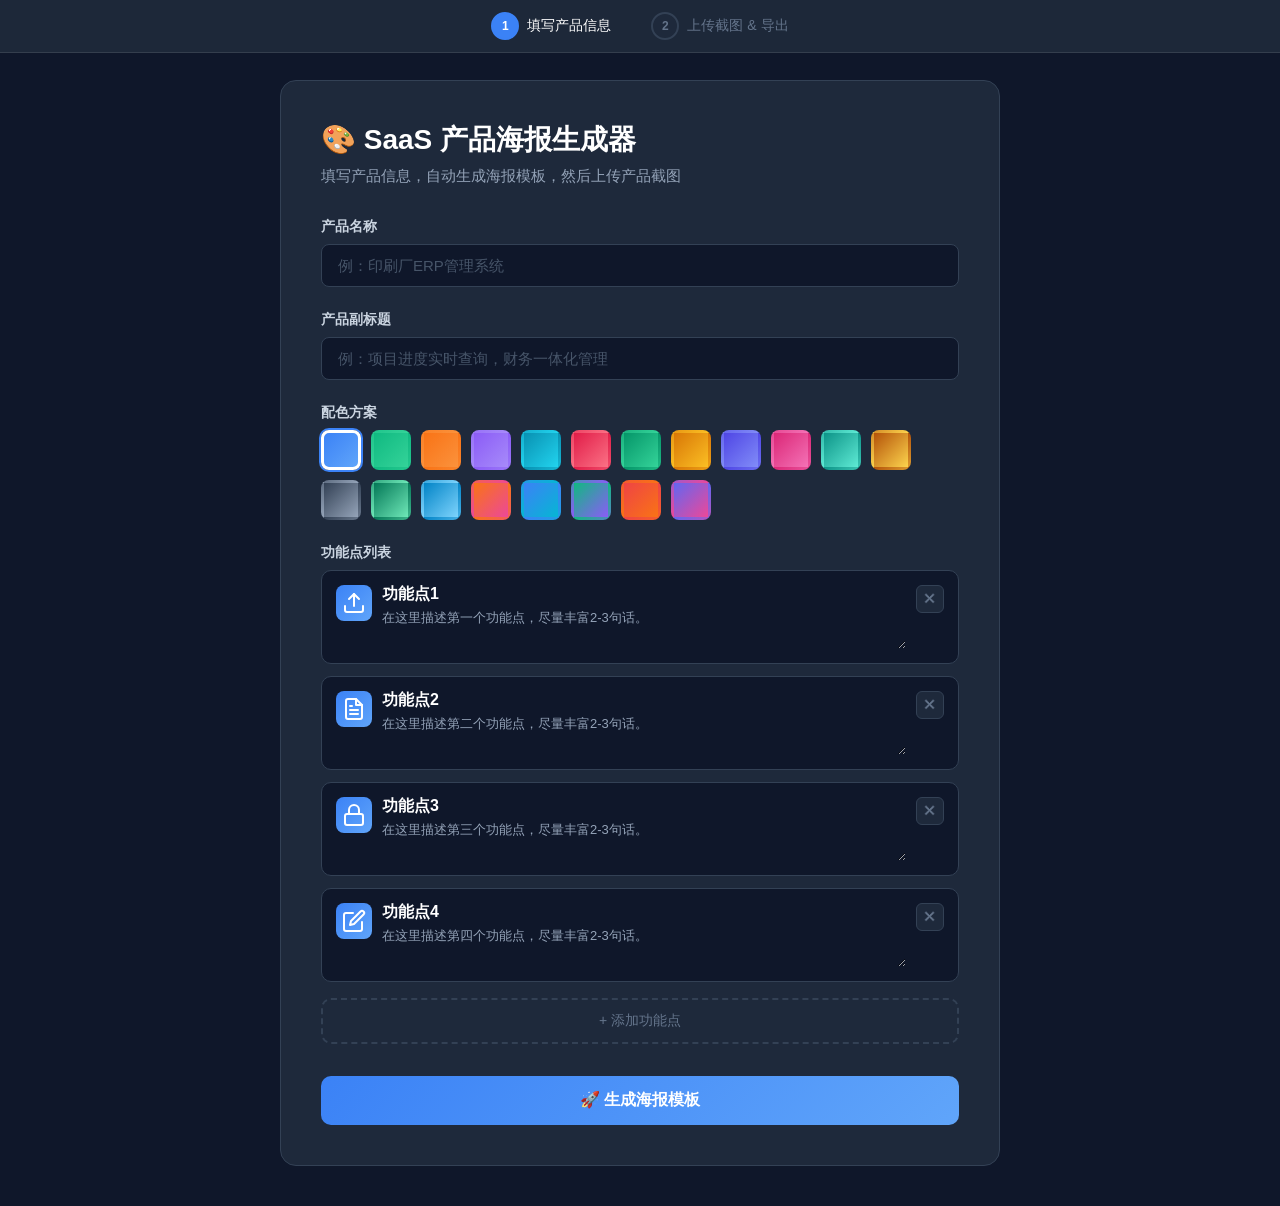
<file: poster.html>
<!DOCTYPE html>
<html lang="zh-CN">
<head>
    <meta charset="UTF-8">
    <meta name="viewport" content="width=device-width, initial-scale=1.0">
    <title>SaaS 产品海报生成器</title>
    <script src="vendor/html2canvas.min.js"></script>
    <style>
        * { margin:0; padding:0; box-sizing: border-box; }
        body {
            font-family: -apple-system, BlinkMacSystemFont, 'Segoe UI', 'PingFang SC', 'Microsoft YaHei', sans-serif;
            background: #0F172A;
            min-height: 100vh;
        }

        /* 步骤导航 */
        .steps-nav {
            position: fixed; top:0; left:0; right:0;
            background: rgba(30,41,59,0.98);
            backdrop-filter: blur(10px);
            padding: 12px 24px;
            display: flex; align-items: center; justify-content: center; gap: 40px;
            z-index: 1000;
            border-bottom: 1px solid rgba(255,255,255,0.1);
        }
        .step-item {
            display: flex; align-items: center; gap: 8px;
            color: #64748B; font-size: 14px; font-weight: 500;
            cursor: pointer; transition: all 0.2s;
        }
        .step-item.active { color: #fff; }
        .step-item.done { color: #10B981; }
        .step-num {
            width: 28px; height: 28px; border-radius: 50%;
            background: #1E293B; border: 2px solid #334155;
            display: flex; align-items: center; justify-content: center;
            font-size: 12px; font-weight: 700;
        }
        .step-item.active .step-num {
            background: #3B82F6; border-color: #3B82F6; color: #fff;
        }
        .step-item.done .step-num {
            background: #10B981; border-color: #10B981; color: #fff;
        }

        /* 页面容器 */
        .step-page {
            display: none;
            padding: 80px 20px 40px;
            min-height: 100vh;
        }
        .step-page.active { display: block; }

        /* 第一步：输入产品信息 */
        .input-container {
            max-width: 720px;
            margin: 0 auto;
            background: #1E293B;
            border-radius: 16px;
            padding: 40px;
            border: 1px solid #334155;
        }
        .input-title {
            font-size: 28px;
            font-weight: 800;
            color: #fff;
            margin-bottom: 8px;
        }
        .input-subtitle {
            font-size: 15px;
            color: #94A3B8;
            margin-bottom: 32px;
        }
        .form-group {
            margin-bottom: 24px;
        }
        .form-label {
            display: block;
            font-size: 14px;
            font-weight: 600;
            color: #CBD5E1;
            margin-bottom: 8px;
        }
        .form-input {
            width: 100%;
            padding: 12px 16px;
            background: #0F172A;
            border: 1px solid #334155;
            border-radius: 8px;
            color: #fff;
            font-size: 15px;
            font-family: inherit;
            transition: border-color 0.2s;
        }
        .form-input:focus {
            outline: none;
            border-color: #3B82F6;
        }
        .form-input::placeholder { color: #475569; }
        textarea.form-input {
            min-height: 100px;
            resize: vertical;
        }

        /* 功能点列表 */
        .features-list {
            display: flex;
            flex-direction: column;
            gap: 12px;
            margin-bottom: 16px;
        }
        .feature-item {
            display: flex;
            gap: 10px;
            align-items: flex-start;
            background: #0F172A;
            border: 1px solid #334155;
            border-radius: 10px;
            padding: 14px;
        }
        .feature-item .form-input {
            background: transparent;
            border: none;
            padding: 0;
        }
        .feature-item .form-input:focus {
            outline: none;
            border: none;
        }
        .feature-emoji {
            width: 36px; height: 36px; border-radius: 8px;
            background: linear-gradient(135deg, #3B82F6, #60A5FA);
            display: flex; align-items: center; justify-content: center;
            font-size: 16px; flex-shrink: 0; cursor: pointer;
        }
        .feature-fields { flex: 1; display: flex; flex-direction: column; gap: 6px; }
        .feature-name-input {
            font-weight: 600 !important;
            font-size: 16px !important;
        }
        .feature-desc-input {
            font-size: 13px !important;
            color: #94A3B8 !important;
            min-height: 40px !important;
        }
        .feature-del {
            width: 28px; height: 28px; border-radius: 6px;
            background: #1E293B; border: 1px solid #334155;
            color: #64748B; font-size: 14px;
            cursor: pointer; display: flex; align-items: center; justify-content: center;
            flex-shrink: 0; transition: all 0.2s;
        }
        .feature-del:hover {
            background: #EF4444; border-color: #EF4444; color: #fff;
        }

        .btn-add-feature {
            width: 100%;
            padding: 12px;
            background: transparent;
            border: 2px dashed #334155;
            border-radius: 10px;
            color: #64748B;
            font-size: 14px;
            font-weight: 500;
            cursor: pointer;
            transition: all 0.2s;
            font-family: inherit;
        }
        .btn-add-feature:hover {
            border-color: #3B82F6;
            color: #3B82F6;
        }

        .btn-generate {
            width: 100%;
            padding: 14px;
            background: linear-gradient(135deg, #3B82F6 0%, #60A5FA 100%);
            color: #fff;
            border: none;
            border-radius: 10px;
            font-size: 16px;
            font-weight: 600;
            cursor: pointer;
            transition: all 0.2s;
            font-family: inherit;
            margin-top: 8px;
        }
        .btn-generate:hover {
            transform: translateY(-1px);
            box-shadow: 0 4px 16px rgba(59,130,246,0.4);
        }

        /* 第二步：海报编辑 */
        .poster-toolbar {
            position: fixed; top:0; left:0; right:0;
            background: rgba(30,41,59,0.98);
            backdrop-filter: blur(10px);
            padding: 12px 24px;
            display: flex; align-items: center; justify-content: space-between;
            z-index: 1000;
            border-bottom: 1px solid rgba(255,255,255,0.1);
        }
        .poster-toolbar-left {
            display: flex; align-items: center; gap: 16px;
        }
        .btn-back {
            padding: 6px 14px;
            background: #1E293B;
            border: 1px solid #334155;
            border-radius: 6px;
            color: #CBD5E1;
            font-size: 13px;
            cursor: pointer;
            font-family: inherit;
            transition: all 0.2s;
        }
        .btn-back:hover {
            border-color: #3B82F6;
            color: #fff;
        }
        .poster-toolbar-title {
            color: #fff;
            font-size: 15px;
            font-weight: 500;
        }
        .btn-export {
            padding: 8px 20px;
            background: linear-gradient(135deg, #10B981 0%, #34D399 100%);
            color: white; border: none; border-radius: 8px;
            font-size: 14px; font-weight: 500; cursor: pointer; transition: all 0.2s;
            font-family: inherit;
        }
        .btn-export:hover {
            transform: translateY(-1px);
            box-shadow: 0 4px 12px rgba(16,185,129,0.4);
        }

        #pages-container {
            padding: 70px 20px 40px;
        }

        /* 海报页面样式 */
        .page {
            width: 1080px; height: 1440px;
            margin: 0 auto 40px;
            background: linear-gradient(180deg, #EFF6FF 0%, #F8FAFC 100%);
            border-radius: 16px;
            box-shadow: 0 20px 60px rgba(0,0,0,0.3);
            display: flex; flex-direction: column;
            overflow: hidden; position: relative;
        }
        .header { padding: 36px 30px 12px; text-align: center; flex-shrink: 0; }
        .title-main {
            font-size: 52px; font-weight: 900; color: #1E3A5F;
            line-height: 1.25; margin-bottom: 8px; letter-spacing: 1px;
        }
        .title-main .highlight { color: #3B82F6; }
        .title-divider {
            width: 60px; height: 4px;
            background: linear-gradient(90deg, #3B82F6, #60A5FA);
            border-radius: 2px; margin: 18px auto 0;
        }
        .page-header-bar { padding: 36px 30px 8px; display: flex; align-items: center; gap: 14px; flex-shrink: 0; }
        .page-header-dot {
            width: 10px; height: 10px; border-radius: 50%;
            background: linear-gradient(135deg, #3B82F6, #60A5FA);
        }
        .page-header-label {
            font-size: 18px; color: #3B82F6; font-weight: 600; letter-spacing: 2px;
        }
        .blocks-container {
            flex: 1;
            padding: 10px 30px 30px;
            display: flex; flex-direction: column;
            gap: 14px;
            overflow: hidden;
            justify-content: flex-start;
        }
        .block {
            display: flex; flex-direction: column;
            flex-shrink: 0;
            min-height: 0;
        }
        .function-card {
            background: rgba(255,255,255,0.95);
            border-radius: 16px; padding: 20px 24px;
            box-shadow: 0 4px 16px rgba(0,0,0,0.06), 0 1px 4px rgba(0,0,0,0.04);
            display: flex; gap: 16px; align-items: flex-start;
            flex-shrink: 0; position: relative; overflow: hidden;
            border: 1px solid rgba(0,0,0,0.04);
        }
        .function-card::before {
            content: ''; position: absolute; left:0; top:0; bottom:0;
            width: 4px;
            background: linear-gradient(180deg, #8B5CF6 0%, #EC4899 100%);
            border-radius: 0 4px 4px 0;
        }
        .function-icon {
            width: 52px; height: 52px; border-radius: 14px;
            background: linear-gradient(135deg, #3B82F6 0%, #60A5FA 100%);
            display: flex; align-items: center; justify-content: center;
            color: white; font-size: 24px; flex-shrink: 0;
            box-shadow: 0 4px 12px rgba(59,130,246,0.3);
            position: relative;
        }
        .function-icon::after {
            content: '';
            position: absolute;
            inset: 0;
            border-radius: 14px;
            background: linear-gradient(135deg, rgba(255,255,255,0.2) 0%, transparent 50%);
        }
        .function-content { flex: 1; }
        .function-name { font-size: 22px; font-weight: 700; color: #1E293B; margin-bottom: 6px; letter-spacing: -0.3px; }
        .function-desc { font-size: 16px; color: #64748B; line-height: 1.6; }
        .screenshot-box {
            min-height: 70px;
            border: 2px dashed #60A5FA;
            border-radius: 10px;
            background: rgba(255,255,255,0.75);
            display: flex; flex-direction: column;
            align-items: stretch;
            cursor: pointer;
            transition: border-color 0.25s, background 0.25s;
            margin-top: 10px; overflow: hidden; flex-shrink: 0; position: relative;
        }
        .screenshot-box:hover {
            border-color: #3B82F6;
            background: rgba(255,255,255,0.9);
        }
        .screenshot-box.has-image { border: 2px solid #CBD5E1; background: #fff; }
        .screenshot-box.has-image .placeholder-content { display: none; }
        .placeholder-content {
            display: flex; flex-direction: column;
            align-items: center; justify-content: center;
            padding: 20px; min-height: 70px;
        }
        .placeholder-icon { font-size: 32px; color: #60A5FA; }
        .placeholder-text { font-size: 16px; color: #94A3B8; }
        .screenshot-multi {
            display: none; width: 100%;
            flex-direction: column; gap: 10px; padding: 10px;
        }
        .screenshot-box.has-image .screenshot-multi { display: flex; }
        .screenshot-multi .img-wrapper + .img-wrapper { margin-top: 10px; }
        .img-wrapper {
            width: 100%; display: flex; align-items: center; justify-content: center;
            background: rgba(255,255,255,0.5); border-radius: 8px;
            overflow: hidden; position: relative;
        }
        .img-wrapper img { width: 100%; height: auto; display: block; border-radius: 4px; }
        .img-add-btn {
            position: absolute; top: 8px; right: 8px;
            width: 32px; height: 32px; border-radius: 50%;
            background: linear-gradient(135deg, #3B82F6 0%, #60A5FA 100%);
            color: white; border: none; font-size: 18px;
            cursor: pointer; display: none; align-items: center; justify-content: center;
            box-shadow: 0 2px 8px rgba(59,130,246,0.4); z-index: 10;
        }
        .img-wrapper:hover .img-add-btn { display: flex; }
        .exporting .img-add-btn { display: none !important; }
        .img-del-btn {
            position: absolute; top: 8px; right: 48px;
            width: 32px; height: 32px; border-radius: 50%;
            background: linear-gradient(135deg, #EF4444 0%, #F87171 100%);
            color: white; border: none; font-size: 18px;
            cursor: pointer; display: none; align-items: center; justify-content: center;
            box-shadow: 0 2px 8px rgba(239,68,68,0.4); z-index: 10;
        }
        .img-wrapper:hover .img-del-btn { display: flex; }
        .exporting .img-del-btn { display: none !important; }
        input[type="file"] { display: none; }
        .toast {
            position: fixed; bottom: 40px; left: 50%; transform: translateX(-50%);
            background: rgba(30,41,59,0.95); color: white;
            padding: 12px 24px; border-radius: 8px; font-size: 14px;
            z-index: 1001; opacity: 0; transition: opacity 0.3s; pointer-events: none;
        }
        .toast.show { opacity: 1; }
        #measure-zone { position: absolute; left: -9999px; top: 0; width: 1020px; visibility: hidden; }

        /* 配色选择 */
        .color-options {
            display: flex; gap: 10px; flex-wrap: wrap;
        }
        .color-option {
            width: 40px; height: 40px; border-radius: 8px;
            cursor: pointer; border: 3px solid transparent;
            transition: all 0.2s;
        }
        .color-option:hover { transform: scale(1.1); }
        .color-option.selected { border-color: #fff; box-shadow: 0 0 0 2px #3B82F6; }
    </style>
</head>
<body>
    <!-- 步骤导航 -->
    <div class="steps-nav" id="stepsNav">
        <div class="step-item active" data-step="1">
            <div class="step-num">1</div>
            <span>填写产品信息</span>
        </div>
        <div class="step-item" data-step="2">
            <div class="step-num">2</div>
            <span>上传截图 & 导出</span>
        </div>
    </div>

    <!-- 第一步：输入产品信息 -->
    <div class="step-page active" id="step1">
        <div class="input-container">
            <div class="input-title">🎨 SaaS 产品海报生成器</div>
            <div class="input-subtitle">填写产品信息，自动生成海报模板，然后上传产品截图</div>

            <div class="form-group">
                <label class="form-label">产品名称</label>
                <input type="text" class="form-input" id="productName" placeholder="例：印刷厂ERP管理系统" value="">
            </div>

            <div class="form-group">
                <label class="form-label">产品副标题</label>
                <input type="text" class="form-input" id="productSubtitle" placeholder="例：项目进度实时查询，财务一体化管理" value="">
            </div>

            <div class="form-group">
                <label class="form-label">配色方案</label>
                <div class="color-options" id="colorOptions">
                    <div class="color-option selected" data-color="blue" style="background:linear-gradient(135deg,#3B82F6,#60A5FA);" title="科技蓝"></div>
                    <div class="color-option" data-color="green" style="background:linear-gradient(135deg,#10B981,#34D399);" title="清新绿"></div>
                    <div class="color-option" data-color="orange" style="background:linear-gradient(135deg,#F97316,#FB923C);" title="活力橙"></div>
                    <div class="color-option" data-color="purple" style="background:linear-gradient(135deg,#8B5CF6,#A78BFA);" title="专业紫"></div>
                    <div class="color-option" data-color="cyan" style="background:linear-gradient(135deg,#0891B2,#22D3EE);" title="沉稳青"></div>
                    <div class="color-option" data-color="rose" style="background:linear-gradient(135deg,#E11D48,#FB7185);" title="玫瑰红"></div>
                    <div class="color-option" data-color="forest" style="background:linear-gradient(135deg,#059669,#34D399);" title="森林绿"></div>
                    <div class="color-option" data-color="gold" style="background:linear-gradient(135deg,#D97706,#FBBF24);" title="日落金"></div>
                    <div class="color-option" data-color="indigo" style="background:linear-gradient(135deg,#4F46E5,#818CF8);" title="靛蓝"></div>
                    <div class="color-option" data-color="pink" style="background:linear-gradient(135deg,#DB2777,#F472B6);" title="樱花粉"></div>
                    <div class="color-option" data-color="teal" style="background:linear-gradient(135deg,#0D9488,#5EEAD4);" title="碧玉青"></div>
                    <div class="color-option" data-color="amber" style="background:linear-gradient(135deg,#B45309,#FCD34D);" title="琥珀黄"></div>
                    <div class="color-option" data-color="slate" style="background:linear-gradient(135deg,#334155,#94A3B8);" title="石板灰"></div>
                    <div class="color-option" data-color="emerald" style="background:linear-gradient(135deg,#047857,#6EE7B7);" title="翡翠绿"></div>
                    <div class="color-option" data-color="sky" style="background:linear-gradient(135deg,#0284C7,#7DD3FC);" title="天空蓝"></div>
                    <div class="color-option" data-color="grad-sunset" style="background:linear-gradient(135deg,#F97316,#EC4899);" title="日落渐变"></div>
                    <div class="color-option" data-color="grad-ocean" style="background:linear-gradient(135deg,#3B82F6,#06B6D4);" title="海洋渐变"></div>
                    <div class="color-option" data-color="grad-aurora" style="background:linear-gradient(135deg,#10B981,#8B5CF6);" title="极光渐变"></div>
                    <div class="color-option" data-color="grad-fire" style="background:linear-gradient(135deg,#EF4444,#F97316);" title="烈焰渐变"></div>
                    <div class="color-option" data-color="grad-galaxy" style="background:linear-gradient(135deg,#6366F1,#EC4899);" title="银河渐变"></div>
                </div>
            </div>

            <div class="form-group">
                <label class="form-label">功能点列表</label>
                <div class="features-list" id="featuresList">
                    <!-- 动态生成 -->
                </div>
                <button class="btn-add-feature" onclick="addFeature()">+ 添加功能点</button>
            </div>

            <button class="btn-generate" onclick="goToStep2()">🚀 生成海报模板</button>
        </div>
    </div>

    <!-- 第二步：海报编辑 -->
    <div class="step-page" id="step2">
        <div class="poster-toolbar">
            <div class="poster-toolbar-left">
                <button class="btn-back" onclick="goToStep1()">← 返回修改</button>
                <div class="poster-toolbar-title" id="posterTitle">海报编辑</div>
            </div>
            <button class="btn-export" onclick="startExport()">📥 导出成品图</button>
        </div>
        <div id="pages-container"></div>
    </div>

    <div class="toast" id="toast"></div>
    <div id="measure-zone"></div>

    <script>
        // ============================================================
        // 数据
        // ============================================================
        var ICONS_SVG = [
            '<svg width="24" height="24" viewBox="0 0 24 24" fill="none" stroke="white" stroke-width="2" stroke-linecap="round" stroke-linejoin="round"><path d="M21 15v4a2 2 0 0 1-2 2H5a2 2 0 0 1-2-2v-4"/><polyline points="17 8 12 3 7 8"/><line x1="12" y1="3" x2="12" y2="15"/></svg>',
            '<svg width="24" height="24" viewBox="0 0 24 24" fill="none" stroke="white" stroke-width="2" stroke-linecap="round" stroke-linejoin="round"><path d="M14 2H6a2 2 0 0 0-2 2v16a2 2 0 0 0 2 2h12a2 2 0 0 0 2-2V8z"/><polyline points="14 2 14 8 20 8"/><line x1="16" y1="13" x2="8" y2="13"/><line x1="16" y1="17" x2="8" y2="17"/><polyline points="10 9 9 9 8 9"/></svg>',
            '<svg width="24" height="24" viewBox="0 0 24 24" fill="none" stroke="white" stroke-width="2" stroke-linecap="round" stroke-linejoin="round"><rect x="3" y="11" width="18" height="11" rx="2" ry="2"/><path d="M7 11V7a5 5 0 0 1 10 0v4"/></svg>',
            '<svg width="24" height="24" viewBox="0 0 24 24" fill="none" stroke="white" stroke-width="2" stroke-linecap="round" stroke-linejoin="round"><path d="M11 4H4a2 2 0 0 0-2 2v14a2 2 0 0 0 2 2h14a2 2 0 0 0 2-2v-7"/><path d="M18.5 2.5a2.121 2.121 0 0 1 3 3L12 15l-4 1 1-4 9.5-9.5z"/></svg>',
            '<svg width="24" height="24" viewBox="0 0 24 24" fill="none" stroke="white" stroke-width="2" stroke-linecap="round" stroke-linejoin="round"><line x1="12" y1="1" x2="12" y2="23"/><path d="M17 5H9.5a3.5 3.5 0 0 0 0 7h5a3.5 3.5 0 0 1 0 7H6"/></svg>',
            '<svg width="24" height="24" viewBox="0 0 24 24" fill="none" stroke="white" stroke-width="2" stroke-linecap="round" stroke-linejoin="round"><path d="M21 16V8a2 2 0 0 0-1-1.73l-7-4a2 2 0 0 0-2 0l-7 4A2 2 0 0 0 3 8v8a2 2 0 0 0 1 1.73l7 4a2 2 0 0 0 2 0l7-4A2 2 0 0 0 21 16z"/><polyline points="3.27 6.96 12 12.01 20.73 6.96"/><line x1="12" y1="22.08" x2="12" y2="12"/></svg>',
            '<svg width="24" height="24" viewBox="0 0 24 24" fill="none" stroke="white" stroke-width="2" stroke-linecap="round" stroke-linejoin="round"><path d="M2 3h6a4 4 0 0 1 4 4v14a3 3 0 0 0-3-3H2z"/><path d="M22 3h-6a4 4 0 0 0-4 4v14a3 3 0 0 1 3-3h7z"/></svg>',
            '<svg width="24" height="24" viewBox="0 0 24 24" fill="none" stroke="white" stroke-width="2" stroke-linecap="round" stroke-linejoin="round"><polyline points="23 4 23 10 17 10"/><polyline points="1 20 1 14 7 14"/><path d="M3.51 9a9 9 0 0 1 14.85-3.36L23 10M1 14l4.64 4.36A9 9 0 0 0 20.49 15"/></svg>',
            '<svg width="24" height="24" viewBox="0 0 24 24" fill="none" stroke="white" stroke-width="2" stroke-linecap="round" stroke-linejoin="round"><polygon points="13 2 3 14 12 14 11 22 21 10 12 10 13 2"/></svg>',
            '<svg width="24" height="24" viewBox="0 0 24 24" fill="none" stroke="white" stroke-width="2" stroke-linecap="round" stroke-linejoin="round"><path d="M18 8A6 6 0 0 0 6 8c0 7-3 9-3 9h18s-3-2-3-9"/><path d="M13.73 21a2 2 0 0 1-3.46 0"/></svg>',
            '<svg width="24" height="24" viewBox="0 0 24 24" fill="none" stroke="white" stroke-width="2" stroke-linecap="round" stroke-linejoin="round"><path d="M17 21v-2a4 4 0 0 0-4-4H5a4 4 0 0 0-4 4v2"/><circle cx="9" cy="7" r="4"/><path d="M23 21v-2a4 4 0 0 0-3-3.87"/><path d="M16 3.13a4 4 0 0 1 0 7.75"/></svg>',
            '<svg width="24" height="24" viewBox="0 0 24 24" fill="none" stroke="white" stroke-width="2" stroke-linecap="round" stroke-linejoin="round"><line x1="18" y1="20" x2="18" y2="10"/><line x1="12" y1="20" x2="12" y2="4"/><line x1="6" y1="20" x2="6" y2="14"/></svg>',
            '<svg width="24" height="24" viewBox="0 0 24 24" fill="none" stroke="white" stroke-width="2" stroke-linecap="round" stroke-linejoin="round"><rect x="2" y="3" width="20" height="14" rx="2" ry="2"/><line x1="8" y1="21" x2="16" y2="21"/><line x1="12" y1="17" x2="12" y2="21"/></svg>',
            '<svg width="24" height="24" viewBox="0 0 24 24" fill="none" stroke="white" stroke-width="2" stroke-linecap="round" stroke-linejoin="round"><circle cx="12" cy="12" r="10"/><circle cx="12" cy="12" r="6"/><circle cx="12" cy="12" r="2"/></svg>'
        ];
        var ICONS = ICONS_SVG;

        var COLOR_SCHEMES = {
            blue: { primary: '#3B82F6', light: '#60A5FA', bgStart: '#EFF6FF', accent: 'linear-gradient(180deg, #8B5CF6 0%, #EC4899 100%)' },
            green: { primary: '#10B981', light: '#34D399', bgStart: '#ECFDF5', accent: 'linear-gradient(180deg, #EF4444 0%, #F97316 100%)' },
            orange: { primary: '#F97316', light: '#FB923C', bgStart: '#FFF7ED', accent: 'linear-gradient(180deg, #DC2626 0%, #F97316 100%)' },
            purple: { primary: '#8B5CF6', light: '#A78BFA', bgStart: '#F5F3FF', accent: 'linear-gradient(180deg, #EC4899 0%, #8B5CF6 100%)' },
            cyan: { primary: '#0891B2', light: '#22D3EE', bgStart: '#ECFEFF', accent: 'linear-gradient(180deg, #06B6D4 0%, #3B82F6 100%)' },
            rose: { primary: '#E11D48', light: '#FB7185', bgStart: '#FFF1F2', accent: 'linear-gradient(180deg, #BE123C 0%, #E11D48 100%)' },
            forest: { primary: '#059669', light: '#34D399', bgStart: '#ECFDF5', accent: 'linear-gradient(180deg, #047857 0%, #10B981 100%)' },
            gold: { primary: '#D97706', light: '#FBBF24', bgStart: '#FFFBEB', accent: 'linear-gradient(180deg, #B45309 0%, #F59E0B 100%)' },
            indigo: { primary: '#4F46E5', light: '#818CF8', bgStart: '#EEF2FF', accent: 'linear-gradient(180deg, #7C3AED 0%, #4F46E5 100%)' },
            pink: { primary: '#DB2777', light: '#F472B6', bgStart: '#FDF2F8', accent: 'linear-gradient(180deg, #BE185D 0%, #DB2777 100%)' },
            teal: { primary: '#0D9488', light: '#5EEAD4', bgStart: '#F0FDFA', accent: 'linear-gradient(180deg, #0F766E 0%, #0D9488 100%)' },
            amber: { primary: '#B45309', light: '#FCD34D', bgStart: '#FFFBEB', accent: 'linear-gradient(180deg, #92400E 0%, #B45309 100%)' },
            slate: { primary: '#334155', light: '#94A3B8', bgStart: '#F8FAFC', accent: 'linear-gradient(180deg, #1E293B 0%, #334155 100%)' },
            emerald: { primary: '#047857', light: '#6EE7B7', bgStart: '#ECFDF5', accent: 'linear-gradient(180deg, #065F46 0%, #047857 100%)' },
            sky: { primary: '#0284C7', light: '#7DD3FC', bgStart: '#F0F9FF', accent: 'linear-gradient(180deg, #0369A1 0%, #0284C7 100%)' },
            'grad-sunset': { primary: '#F97316', light: '#EC4899', bgStart: '#FFF7ED', accent: 'linear-gradient(180deg, #F97316 0%, #EC4899 100%)', gradient: 'linear-gradient(135deg, #F97316 0%, #EC4899 100%)' },
            'grad-ocean': { primary: '#3B82F6', light: '#06B6D4', bgStart: '#EFF6FF', accent: 'linear-gradient(180deg, #3B82F6 0%, #06B6D4 100%)', gradient: 'linear-gradient(135deg, #3B82F6 0%, #06B6D4 100%)' },
            'grad-aurora': { primary: '#10B981', light: '#8B5CF6', bgStart: '#ECFDF5', accent: 'linear-gradient(180deg, #10B981 0%, #8B5CF6 100%)', gradient: 'linear-gradient(135deg, #10B981 0%, #8B5CF6 100%)' },
            'grad-fire': { primary: '#EF4444', light: '#F97316', bgStart: '#FEF2F2', accent: 'linear-gradient(180deg, #EF4444 0%, #F97316 100%)', gradient: 'linear-gradient(135deg, #EF4444 0%, #F97316 100%)' },
            'grad-galaxy': { primary: '#6366F1', light: '#EC4899', bgStart: '#EEF2FF', accent: 'linear-gradient(180deg, #6366F1 0%, #EC4899 100%)', gradient: 'linear-gradient(135deg, #6366F1 0%, #EC4899 100%)' }
        };

        var currentColor = 'blue';
        var features = [];
        var blockImages = {};
        var MAX_IMG_BREAK = 2;
        var PAGE_H = 1440;
        var FUNCTIONS = [];

        // ============================================================
        // 初始化
        // ============================================================
        window.addEventListener('DOMContentLoaded', function() {
            // 默认4个功能点
            addFeature('功能点1', '在这里描述第一个功能点，尽量丰富2-3句话。');
            addFeature('功能点2', '在这里描述第二个功能点，尽量丰富2-3句话。');
            addFeature('功能点3', '在这里描述第三个功能点，尽量丰富2-3句话。');
            addFeature('功能点4', '在这里描述第四个功能点，尽量丰富2-3句话。');

            // 配色选择
            document.querySelectorAll('.color-option').forEach(function(el) {
                el.addEventListener('click', function() {
                    document.querySelectorAll('.color-option').forEach(function(e) { e.classList.remove('selected'); });
                    el.classList.add('selected');
                    currentColor = el.dataset.color;
                });
            });
        });

        // ============================================================
        // 功能点管理
        // ============================================================
        function addFeature(name, desc) {
            name = name || '';
            desc = desc || '';
            var idx = features.length;
            features.push({ title: name, desc: desc });
            var list = document.getElementById('featuresList');
            var item = document.createElement('div');
            item.className = 'feature-item';
            item.dataset.idx = idx;
            item.innerHTML =
                '<div class="feature-emoji">' + (ICONS[idx] || '📌') + '</div>' +
                '<div class="feature-fields">' +
                    '<input type="text" class="form-input feature-name-input" placeholder="功能名称" value="' + esc(name) + '" onchange="updateFeature(' + idx + ',\'title\',this.value)">' +
                    '<textarea class="form-input feature-desc-input" placeholder="功能描述（2-3句话）" onchange="updateFeature(' + idx + ',\'desc\',this.value)">' + esc(desc) + '</textarea>' +
                '</div>' +
                '<button class="feature-del" onclick="removeFeature(' + idx + ')">✕</button>';
            list.appendChild(item);
        }

        function updateFeature(idx, field, value) {
            if (features[idx]) {
                features[idx][field] = value;
            }
        }

        function removeFeature(idx) {
            features.splice(idx, 1);
            renderFeaturesList();
        }

        function renderFeaturesList() {
            var list = document.getElementById('featuresList');
            list.innerHTML = '';
            features.forEach(function(f, i) {
                var item = document.createElement('div');
                item.className = 'feature-item';
                item.dataset.idx = i;
                item.innerHTML =
                    '<div class="feature-emoji">' + (ICONS[i] || '📌') + '</div>' +
                    '<div class="feature-fields">' +
                        '<input type="text" class="form-input feature-name-input" placeholder="功能名称" value="' + esc(f.title) + '" onchange="updateFeature(' + i + ',\'title\',this.value)">' +
                        '<textarea class="form-input feature-desc-input" placeholder="功能描述（2-3句话）" onchange="updateFeature(' + i + ',\'desc\',this.value)">' + esc(f.desc) + '</textarea>' +
                    '</div>' +
                    '<button class="feature-del" onclick="removeFeature(' + i + ')">✕</button>';
                list.appendChild(item);
            });
        }

        // ============================================================
        // 步骤切换
        // ============================================================
        function goToStep1() {
            document.getElementById('step1').classList.add('active');
            document.getElementById('step2').classList.remove('active');
            document.getElementById('stepsNav').style.display = 'flex';
            updateStepsNav(1);
        }

        function goToStep2() {
            // 收集数据
            var name = document.getElementById('productName').value.trim() || '产品名称';
            var subtitle = document.getElementById('productSubtitle').value.trim() || '产品副标题描述';

            // 构建 FUNCTIONS
            FUNCTIONS = features.filter(function(f) { return f.title.trim(); }).map(function(f) {
                return { title: f.title, desc: f.desc };
            });

            if (FUNCTIONS.length === 0) {
                showToast('请至少添加一个功能点');
                return;
            }

            // 切换页面
            document.getElementById('step1').classList.remove('active');
            document.getElementById('step2').classList.add('active');
            document.getElementById('stepsNav').style.display = 'none';
            document.getElementById('posterTitle').textContent = name + ' - 海报编辑';

            // 渲染海报
            blockImages = {};
            renderAll(name, subtitle);
        }

        function updateStepsNav(current) {
            document.querySelectorAll('.step-item').forEach(function(el) {
                var step = parseInt(el.dataset.step);
                el.classList.remove('active', 'done');
                if (step === current) el.classList.add('active');
                if (step < current) el.classList.add('done');
            });
        }

        // ============================================================
        // 海报渲染
        // ============================================================
        function getScheme() {
            return COLOR_SCHEMES[currentColor] || COLOR_SCHEMES.blue;
        }

        function getGradient(s) {
            return s.gradient || (getGradient(s));
        }

        function renderAll(productName, productSubtitle) {
            var container = document.getElementById('pages-container');
            container.innerHTML = '';
            var mZone = document.getElementById('measure-zone');
            mZone.innerHTML = '';
            var cardH = [], imgH = [];
            for (var i = 0; i < FUNCTIONS.length; i++) {
                var imgs = blockImages[i] || [];
                mZone.appendChild(buildMeasureBlock(i, imgs));
            }
            void mZone.offsetHeight;
            for (var i = 0; i < FUNCTIONS.length; i++) {
                var el = mZone.children[i];
                cardH.push(el.offsetHeight);
                var wrappers = el.querySelectorAll('.img-wrapper');
                var arr = [];
                for (var j = 0; j < wrappers.length; j++) {
                    arr.push(wrappers[j].offsetHeight + 10);
                }
                imgH.push(arr);
            }
            mZone.innerHTML = '';
            var pageDefs = paginate(cardH, imgH);
            for (var p = 0; p < pageDefs.length; p++) {
                container.appendChild(buildPage(pageDefs[p], p, productName, productSubtitle));
            }
        }

        function buildMeasureBlock(idx, imgs) {
            var wrap = document.createElement('div');
            wrap.style.cssText = 'display:flex;flex-direction:column;gap:0;';
            var f = FUNCTIONS[idx];
            var icon = ICONS[idx] || '📌';
            var hasImg = imgs.length > 0;
            var s = getScheme();
            wrap.innerHTML =
                '<div class="function-card">' +
                    '<div class="function-icon" style="background:linear-gradient(135deg,' + s.primary + ',' + s.light + ');">' + icon + '</div>' +
                    '<div class="function-content">' +
                        '<div class="function-name">' + esc(f.title) + '</div>' +
                        '<div class="function-desc">' + esc(f.desc) + '</div>' +
                    '</div>' +
                '</div>' +
                '<div class="screenshot-box' + (hasImg ? ' has-image' : '') + '">' +
                    '<div class="placeholder-content">' +
                        '<div class="placeholder-icon" style="color:' + s.light + ';">📷</div>' +
                        '<div class="placeholder-text">点击此处粘贴/上传截图</div>' +
                    '</div>' +
                    '<div class="screenshot-multi"></div>' +
                '</div>';
            if (hasImg) {
                var multi = wrap.querySelector('.screenshot-multi');
                for (var j = 0; j < imgs.length; j++) {
                    var w = document.createElement('div');
                    w.className = 'img-wrapper';
                    var im = document.createElement('img');
                    im.src = imgs[j].src;
                    w.appendChild(im);
                    multi.appendChild(w);
                }
            }
            return wrap;
        }

        function paginate(cardH, imgH) {
            var result = [];
            var isFirst = true;
            var headerH = 180;
            var contentMax = PAGE_H - headerH;
            var items = [];
            var usedH = 0;
            function flushPage() {
                if (items.length === 0) return;
                result.push({ isFirst: isFirst, items: items });
                items = [];
                usedH = 0;
                isFirst = false;
                headerH = 70;
                contentMax = PAGE_H - headerH;
            }
            function needFlush(addH) {
                return (usedH + addH > contentMax) && items.length > 0;
            }
            for (var i = 0; i < FUNCTIONS.length; i++) {
                var totalImgs = imgH[i].length;
                if (items.length > 0) {
                    var lastItem = items[items.length - 1];
                    if (lastItem.type === 'block') {
                        var lastTotal = imgH[lastItem.idx].length;
                        if (lastTotal >= MAX_IMG_BREAK) flushPage();
                    }
                }
                if (totalImgs === 0) {
                    var h = cardH[i] + 14;
                    if (needFlush(h)) flushPage();
                    items.push({ type: 'block', idx: i, imgStart: 0, imgEnd: 0 });
                    usedH += h;
                    continue;
                }
                var cardOnlyH = cardH[i];
                for (var k = 0; k < imgH[i].length; k++) cardOnlyH -= imgH[i][k];
                var firstImgH = imgH[i][0] || 0;
                var initialH = cardOnlyH + firstImgH;
                if (needFlush(initialH)) flushPage();
                items.push({ type: 'block', idx: i, imgStart: 0, imgEnd: 1 });
                usedH += initialH;
                for (var j = 1; j < totalImgs; j++) {
                    var oneImgH = imgH[i][j];
                    if (needFlush(oneImgH)) {
                        flushPage();
                        items.push({ type: 'cont', idx: i, imgStart: j, imgEnd: j });
                        usedH += 30;
                    }
                    var cur = items[items.length - 1];
                    cur.imgEnd = j + 1;
                    usedH += oneImgH;
                }
                usedH += 14;
            }
            if (items.length > 0) result.push({ isFirst: isFirst, items: items });
            return result;
        }

        function buildPage(pageDef, pageIdx, productName, productSubtitle) {
            var s = getScheme();
            var page = document.createElement('div');
            page.className = 'page';
            page.id = 'page-' + (pageIdx + 1);
            page.style.background = 'linear-gradient(180deg, ' + s.bgStart + ' 0%, #F8FAFC 100%)';

            var bg = document.createElement('div');
            bg.style.cssText = 'position:absolute;top:0;left:0;width:100%;height:100%;z-index:0;pointer-events:none;overflow:hidden;';
            bg.innerHTML = '<div style="position:absolute;width:300px;height:300px;top:-80px;right:-60px;border-radius:50%;background:linear-gradient(135deg,' + s.primary + ',' + s.light + ');opacity:0.06;"></div>';
            page.appendChild(bg);

            var content = document.createElement('div');
            content.style.cssText = 'position:relative;z-index:1;display:flex;flex-direction:column;height:100%;';

            if (pageDef.isFirst) {
                content.innerHTML =
                    '<div class="header">' +
                        '<div class="title-main"><span class="highlight" style="color:' + s.primary + ';">' + esc(productName) + '</span><br>' + esc(productSubtitle) + '</div>' +
                        '<div class="title-divider" style="background:linear-gradient(90deg,' + s.primary + ',' + s.light + ');"></div>' +
                    '</div>';
            } else {
                content.innerHTML =
                    '<div class="page-header-bar">' +
                        '<div class="page-header-dot" style="background:linear-gradient(135deg,' + s.primary + ',' + s.light + ');"></div>' +
                        '<div class="page-header-label" style="color:' + s.primary + ';">' + esc(productName) + ' · 核心功能</div>' +
                    '</div>';
            }

            var bc = document.createElement('div');
            bc.className = 'blocks-container';
            for (var b = 0; b < pageDef.items.length; b++) {
                bc.appendChild(buildItemEl(pageDef.items[b]));
            }
            content.appendChild(bc);
            page.appendChild(content);
            return page;
        }

        function buildItemEl(item) {
            var s = getScheme();
            var wrap = document.createElement('div');
            wrap.className = 'block';
            var idx = item.idx;
            var f = FUNCTIONS[idx];
            var allImgs = blockImages[idx] || [];
            var pageImgs = allImgs.slice(item.imgStart, item.imgEnd);
            var hasImg = pageImgs.length > 0;
            var html = '';

            if (item.type === 'block') {
                var icon = ICONS[idx] || '📌';
                html += '<div class="function-card">' +
                            '<div class="function-icon" style="background:linear-gradient(135deg,' + s.primary + ',' + s.light + ');">' + icon + '</div>' +
                            '<div class="function-content">' +
                                '<div class="function-name">' + esc(f.title) + '</div>' +
                                '<div class="function-desc">' + esc(f.desc) + '</div>' +
                            '</div>' +
                        '</div>';
                html += '<div class="screenshot-box' + (hasImg ? ' has-image' : '') + '" data-block="' + idx + '" onclick="onClickBox(' + idx + ',this)" style="border-color:' + s.light + ';">' +
                            '<div class="placeholder-content">' +
                                '<div class="placeholder-icon" style="color:' + s.light + ';">📷</div>' +
                                '<div class="placeholder-text">' + (hasImg ? '点击继续添加截图' : '点击此处粘贴/上传截图') + '</div>' +
                            '</div>' +
                            '<div class="screenshot-multi"></div>' +
                         '</div>';
            } else {
                html += '<div style="display:flex;align-items:center;gap:10px;margin-bottom:8px;">' +
                            '<div style="width:8px;height:8px;border-radius:50%;background:linear-gradient(135deg,' + s.primary + ',' + s.light + ');"></div>' +
                            '<div style="font-size:16px;color:' + s.primary + ';font-weight:600;">' + esc(f.title) + ' (续)</div>' +
                        '</div>';
                html += '<div class="screenshot-box has-image" data-block="' + idx + '" onclick="onClickBox(' + idx + ',this)">' +
                            '<div class="screenshot-multi"></div>' +
                         '</div>';
            }

            wrap.innerHTML = html;

            if (hasImg) {
                var multi = wrap.querySelector('.screenshot-multi');
                for (var k = 0; k < pageImgs.length; k++) {
                    var globalIdx = item.imgStart + k;
                    var w = document.createElement('div');
                    w.className = 'img-wrapper';
                    var img = document.createElement('img');
                    img.src = pageImgs[k].src;
                    w.appendChild(img);

                    var addBtn = document.createElement('button');
                    addBtn.className = 'img-add-btn';
                    addBtn.innerHTML = '&#43;';
                    addBtn.onclick = (function(blockIdx) {
                        return function(e) { e.stopPropagation(); onClickBox(blockIdx, this); };
                    })(idx);
                    w.appendChild(addBtn);

                    var delBtn = document.createElement('button');
                    delBtn.className = 'img-del-btn';
                    delBtn.innerHTML = '&#8722;';
                    delBtn.onclick = (function(blockIdx, imgIdx) {
                        return function(e) {
                            e.stopPropagation();
                            if (blockImages[blockIdx]) {
                                blockImages[blockIdx].splice(imgIdx, 1);
                                renderAll(document.getElementById('productName').value || '产品名称', document.getElementById('productSubtitle').value || '');
                                showToast('已删除图片，剩余 ' + blockImages[blockIdx].length + ' 张');
                            }
                        };
                    })(idx, globalIdx);
                    w.appendChild(delBtn);
                    multi.appendChild(w);
                }
            }
            return wrap;
        }

        function esc(s) {
            var d = document.createElement('div');
            d.appendChild(document.createTextNode(s));
            return d.innerHTML;
        }

        // ============================================================
        // 图片上传
        // ============================================================
        function onClickBox(blockIndex, el) {
            var box = el.closest ? el.closest('.screenshot-box') : null;
            if (!box) box = document.querySelector('.screenshot-box[data-block="' + blockIndex + '"]');
            var input = document.createElement('input');
            input.type = 'file';
            input.accept = 'image/*';
            input.multiple = true;
            input.style.display = 'none';
            input.onchange = function() {
                var files = [];
                for (var i = 0; i < this.files.length; i++) files.push(this.files[i]);
                handleFiles(blockIndex, files);
                input.remove();
            };
            document.body.appendChild(input);
            input.click();
        }

        function handleFiles(blockIndex, files) {
            if (!files || files.length === 0) return;
            if (!blockImages[blockIndex]) blockImages[blockIndex] = [];
            var pending = files.length;
            var loaded = 0;
            for (var i = 0; i < files.length; i++) {
                (function(file) {
                    var reader = new FileReader();
                    reader.onload = function(e) {
                        var img = new Image();
                        img.onload = function() {
                            blockImages[blockIndex].push({ src: e.target.result });
                            loaded++;
                            if (loaded >= pending) {
                                renderAll(document.getElementById('productName').value || '产品名称', document.getElementById('productSubtitle').value || '');
                                showToast('功能「' + FUNCTIONS[blockIndex].title + '」共 ' + blockImages[blockIndex].length + ' 张图片');
                            }
                        };
                        img.onerror = function() { loaded++; if (loaded >= pending) renderAll(document.getElementById('productName').value || '产品名称', document.getElementById('productSubtitle').value || ''); };
                        img.src = e.target.result;
                    };
                    reader.onerror = function() { loaded++; if (loaded >= pending) renderAll(document.getElementById('productName').value || '产品名称', document.getElementById('productSubtitle').value || ''); };
                    reader.readAsDataURL(file);
                })(files[i]);
            }
        }

        document.addEventListener('paste', function(e) {
            var box = document.querySelector('.screenshot-box:hover');
            if (!box) return;
            var blockIndex = parseInt(box.dataset.block);
            var items = e.clipboardData.items;
            var blobs = [];
            for (var i = 0; i < items.length; i++) {
                if (items[i].type && items[i].type.indexOf('image') !== -1) {
                    blobs.push(items[i].getAsFile());
                }
            }
            if (blobs.length > 0) handleFiles(blockIndex, blobs);
        });

        // ============================================================
        // 导出
        // ============================================================
        function startExport() {
            var btn = document.querySelector('.btn-export');
            btn.disabled = true;
            btn.textContent = '渲染中...';
            document.body.classList.add('exporting');
            var pages = document.querySelectorAll('.page');
            var hiddenEls = [];
            pages.forEach(function(page) {
                page.querySelectorAll('.img-add-btn').forEach(function(el) {
                    hiddenEls.push({ el: el, prop: 'display', val: el.style.display });
                    el.style.display = 'none';
                });
                page.querySelectorAll('.img-del-btn').forEach(function(el) {
                    hiddenEls.push({ el: el, prop: 'display', val: el.style.display });
                    el.style.display = 'none';
                });
                page.querySelectorAll('.screenshot-box .placeholder-content').forEach(function(el) {
                    hiddenEls.push({ el: el, prop: 'display', val: el.style.display });
                    el.style.display = 'none';
                });
            });
            var results = [];
            var idx = 0;
            function restore() {
                hiddenEls.forEach(function(item) { item.el.style[item.prop] = item.val; });
                hiddenEls = [];
                btn.disabled = false;
                btn.textContent = '📥 导出成品图';
                document.body.classList.remove('exporting');
            }
            function next() {
                if (idx >= pages.length) {
                    restore();
                    showExportModal(results);
                    return;
                }
                showToast('正在渲染第 ' + (idx + 1) + ' / ' + pages.length + ' 张...');
                html2canvas(pages[idx], {
                    scale: 2, useCORS: true, allowTaint: true,
                    backgroundColor: null, width: 1080, height: 1440
                }).then(function(canvas) {
                    results.push({ dataUrl: canvas.toDataURL('image/png'), index: idx + 1 });
                    idx++;
                    setTimeout(next, 200);
                }).catch(function(err) {
                    console.error('渲染失败:', err);
                    idx++;
                    setTimeout(next, 200);
                });
            }
            next();
        }

        function showExportModal(results) {
            var overlay = document.createElement('div');
            overlay.id = 'export-overlay';
            overlay.style.cssText = 'position:fixed;inset:0;background:rgba(0,0,0,0.85);z-index:9999;overflow-y:auto;padding:40px 20px;';
            var tip = document.createElement('div');
            tip.style.cssText = 'text-align:center;color:#fff;margin-bottom:28px;';
            tip.innerHTML = '<div style="font-size:22px;font-weight:700;margin-bottom:10px;">✅ 渲染完成！共 ' + results.length + ' 张图片</div>' +
                '<div style="font-size:16px;color:#93C5FD;line-height:1.8;">在每张图片上 <strong style="color:#FCD34D">「右键 → 图片另存为」</strong> 即可保存到电脑</div>' +
                '<button onclick="document.getElementById(\'export-overlay\').remove()" style="margin-top:16px;padding:8px 28px;background:#10B981;color:#fff;border:none;border-radius:8px;font-size:15px;cursor:pointer;">✕ 关闭预览</button>';
            overlay.appendChild(tip);
            for (var i = 0; i < results.length; i++) {
                (function(item) {
                    var card = document.createElement('div');
                    card.style.cssText = 'max-width:540px;margin:0 auto 32px;background:#1E293B;border-radius:12px;padding:14px;text-align:center;';
                    card.innerHTML = '<div style="color:#6EE7B7;font-size:15px;font-weight:600;margin-bottom:10px;">第 ' + item.index + ' 张 — 右键图片 → 「图片另存为」</div>' +
                        '<img src="' + item.dataUrl + '" style="width:100%;border-radius:8px;display:block;cursor:context-menu;" title="右键 → 图片另存为">' +
                        '<div style="color:#64748B;font-size:13px;margin-top:8px;">建议文件名：poster_0' + item.index + '.png</div>';
                    overlay.appendChild(card);
                })(results[i]);
            }
            document.body.appendChild(overlay);
        }

        function showToast(msg) {
            var t = document.getElementById('toast');
            t.textContent = msg;
            t.classList.add('show');
            setTimeout(function() { t.classList.remove('show'); }, 2500);
        }
    </script>
</body>
</html>
</file>
